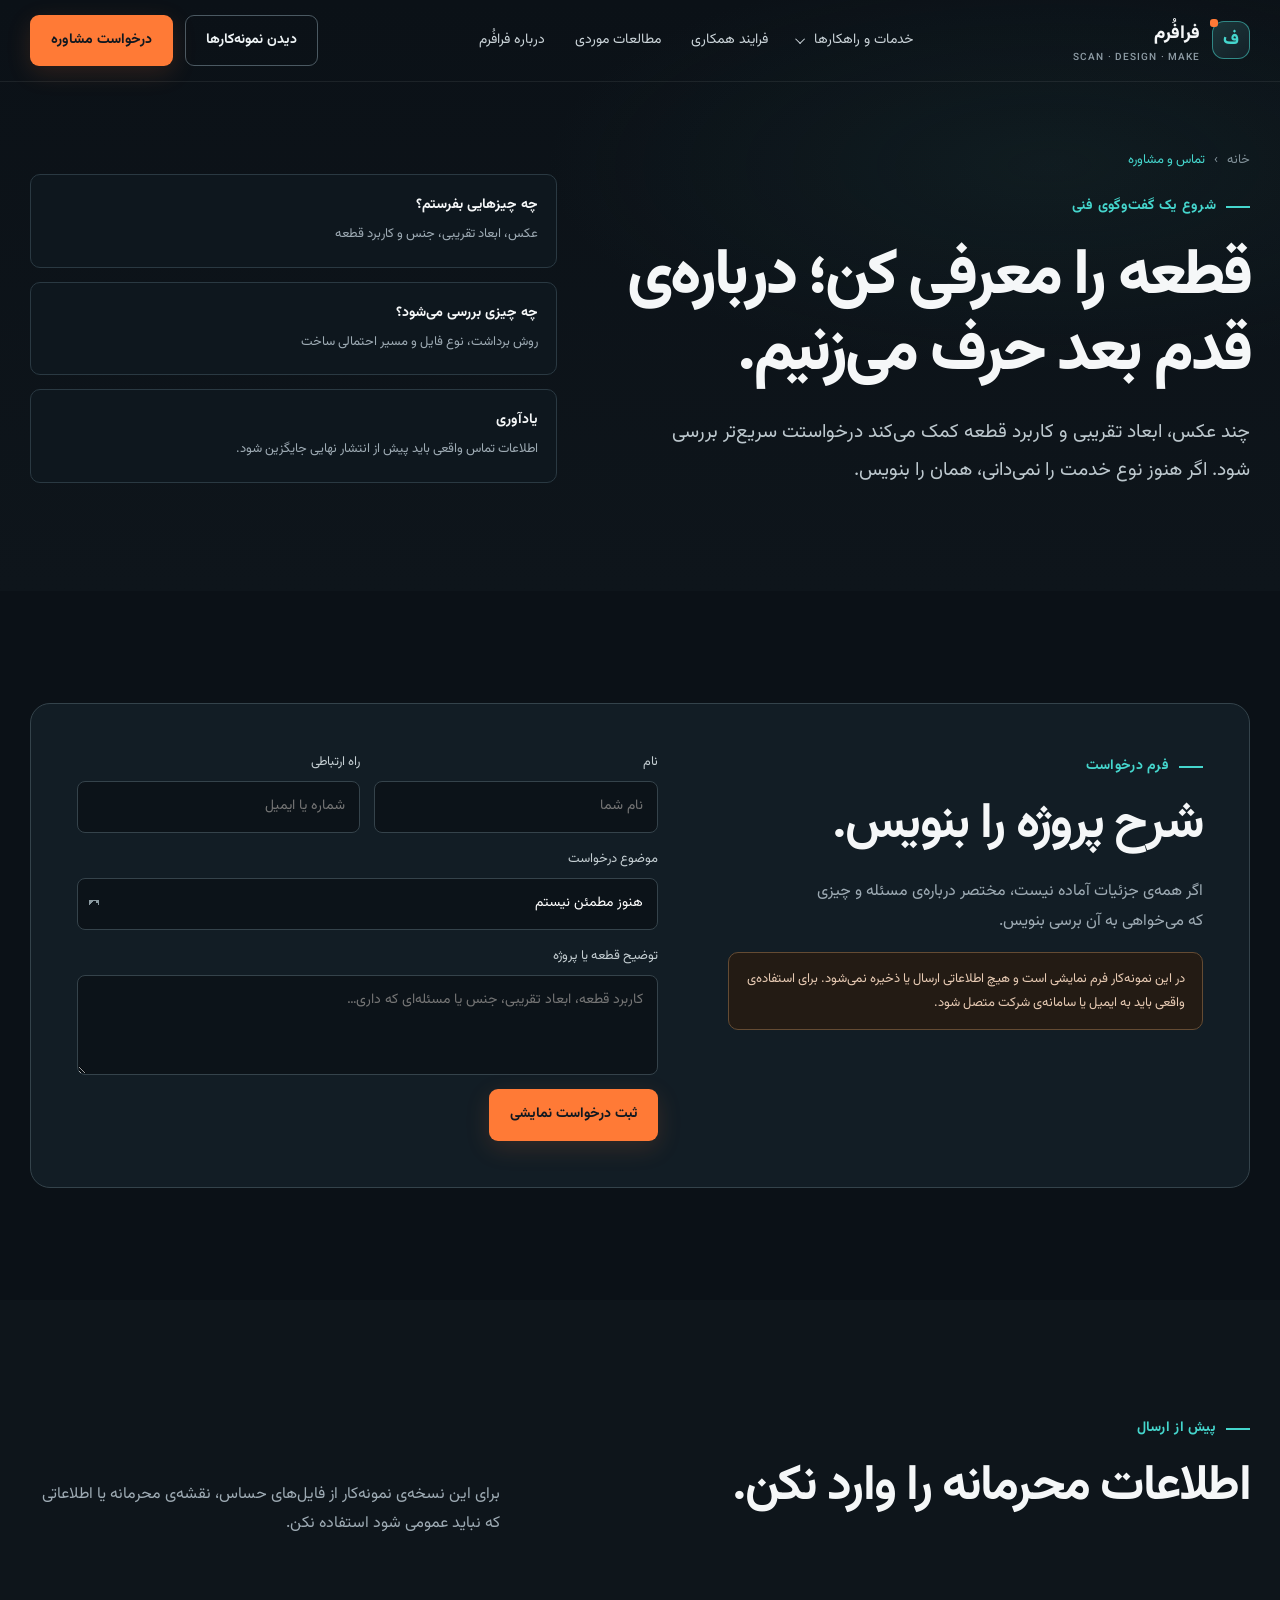
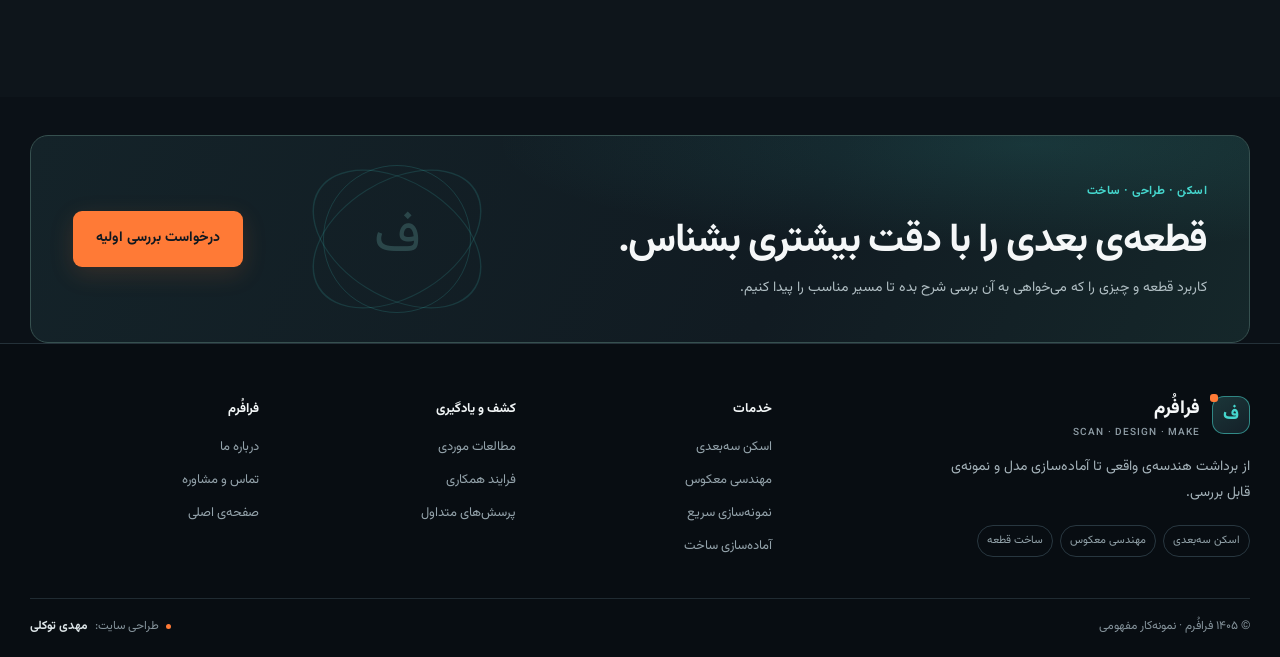
<file: contact.html>
<!doctype html><html lang="fa" dir="rtl"><head><meta charset="utf-8"><meta name="viewport" content="width=device-width,initial-scale=1"><meta name="theme-color" content="#0b1117"><meta name="description" content="راه آغاز گفت‌وگو درباره‌ی اسکن سه‌بعدی، مهندسی معکوس، نمونه‌سازی و ساخت قطعه."><title>تماس و درخواست مشاوره | فرافُرم</title><link rel="preconnect" href="https://fonts.googleapis.com"><link rel="preconnect" href="https://fonts.gstatic.com" crossorigin><link href="https://fonts.googleapis.com/css2?family=Vazirmatn:wght@300;400;500;600;700;800;900&display=swap" rel="stylesheet"><link rel="stylesheet" href="assets/site.css"><link rel="stylesheet" href="assets/pages.css"><script src="assets/site.js" defer></script><link rel="icon" href="assets/favicon.svg" type="image/svg+xml"></head><body><header class="topbar"><div class="wrap nav"><a class="brand" href="index.html" aria-label="فرافُرم، صفحه اصلی"><span class="brand-mark">ف</span><span>فرافُرم<small>SCAN · DESIGN · MAKE</small></span></a><button class="menu-toggle" aria-label="باز کردن منو" aria-expanded="false">☰</button><nav class="nav-links" aria-label="منوی اصلی"><div class="mega-wrap"><button class="mega-trigger" type="button" aria-expanded="false" aria-controls="mega-panel"><span>خدمات و راهکارها</span><span class="mega-chevron" aria-hidden="true"></span></button><div class="mega-panel" id="mega-panel"><div class="mega-panel-inner"><div class="mega-main"><div class="mega-heading"><span class="eyebrow">خدمات فرافُرم</span><a class="mega-all" href="services.html">همه‌ی خدمات</a></div><div class="mega-services"><a class="mega-item" href="services.html#scan"><span class="mega-icon">⌗</span><span><b>اسکن سه‌بعدی</b><small>ثبت دقیق هندسه‌ی قطعه</small></span></a><a class="mega-item" href="services.html#reverse"><span class="mega-icon">◈</span><span><b>مهندسی معکوس</b><small>از داده‌ی اسکن تا مدل CAD</small></span></a><a class="mega-item" href="services.html#prototype"><span class="mega-icon">⌬</span><span><b>نمونه‌سازی سریع</b><small>بررسی فرم و تناسب قطعه</small></span></a><a class="mega-item" href="services.html#manufacture"><span class="mega-icon">⚙</span><span><b>ساخت قطعه</b><small>آماده‌سازی مسیر تولید</small></span></a></div><div class="mega-bottom-links"><a href="process.html">مسیر همکاری</a><a href="projects.html">مطالعات موردی</a><a href="faq.html">پرسش‌های متداول</a></div></div><aside class="mega-feature"><span class="mega-feature-label">از قطعه تا خروجی</span><div class="mega-feature-mark">ف</div><h3>برای قطعه‌ات دنبال چه راهی هستی؟</h3><p>کاربرد، ابعاد و وضعیت قطعه را بگو تا مسیر مناسب را پیدا کنیم.</p><a class="btn btn-primary" href="contact.html">درخواست بررسی اولیه</a></aside></div></div></div><a href="process.html">فرایند همکاری</a><a href="projects.html">مطالعات موردی</a><a href="about.html">درباره فرافُرم</a></nav><div class="nav-actions"><a class="btn btn-ghost" href="projects.html">دیدن نمونه‌کارها</a><a class="btn btn-primary" href="contact.html">درخواست مشاوره</a></div></div></header><main>
<section class="page-hero"><div class="wrap page-hero-grid"><div><div class="page-crumb"><a href="index.html">خانه</a><span>›</span><span>تماس و مشاوره</span></div><span class="eyebrow">شروع یک گفت‌وگوی فنی</span><h1>قطعه را معرفی کن؛ درباره‌ی قدم بعد حرف می‌زنیم.</h1><p class="lead">چند عکس، ابعاد تقریبی و کاربرد قطعه کمک می‌کند درخواستت سریع‌تر بررسی شود. اگر هنوز نوع خدمت را نمی‌دانی، همان را بنویس.</p></div><div class="contact-info"><div class="contact-info-card"><b>چه چیزهایی بفرستم؟</b><span>عکس، ابعاد تقریبی، جنس و کاربرد قطعه</span></div><div class="contact-info-card"><b>چه چیزی بررسی می‌شود؟</b><span>روش برداشت، نوع فایل و مسیر احتمالی ساخت</span></div><div class="contact-info-card"><b>یادآوری</b><span>اطلاعات تماس واقعی باید پیش از انتشار نهایی جایگزین شود.</span></div></div></div></section>
<section class="section"><div class="wrap contact-box"><div class="contact-copy"><span class="eyebrow">فرم درخواست</span><h2>شرح پروژه را بنویس.</h2><p>اگر همه‌ی جزئیات آماده نیست، مختصر درباره‌ی مسئله و چیزی که می‌خواهی به آن برسی بنویس.</p><div class="notice">در این نمونه‌کار فرم نمایشی است و هیچ اطلاعاتی ارسال یا ذخیره نمی‌شود. برای استفاده‌ی واقعی باید به ایمیل یا سامانه‌ی شرکت متصل شود.</div></div><form class="contact-form demo-form"><div class="field"><label for="n">نام</label><input id="n" name="name" placeholder="نام شما" autocomplete="name" required></div><div class="field"><label for="c">راه ارتباطی</label><input id="c" name="contact" placeholder="شماره یا ایمیل" required></div><div class="field full"><label for="s">موضوع درخواست</label><select id="s" name="service"><option>هنوز مطمئن نیستم</option><option>اسکن سه‌بعدی</option><option>مهندسی معکوس و مدل CAD</option><option>نمونه‌سازی یا ساخت قطعه</option><option>کنترل هندسی</option></select></div><div class="field full"><label for="d">توضیح قطعه یا پروژه</label><textarea id="d" name="description" placeholder="کاربرد قطعه، ابعاد تقریبی، جنس یا مسئله‌ای که داری…"></textarea></div><div class="form-submit"><button class="btn btn-primary" type="submit">ثبت درخواست نمایشی</button><span class="form-message" role="status">درخواست نمونه ثبت شد؛ اطلاعاتی ارسال نشده است.</span></div></form></div></section>
<section class="section services"><div class="wrap"><div class="section-head"><div><span class="eyebrow">پیش از ارسال</span><h2>اطلاعات محرمانه را وارد نکن.</h2></div><p>برای این نسخه‌ی نمونه‌کار از فایل‌های حساس، نقشه‌ی محرمانه یا اطلاعاتی که نباید عمومی شود استفاده نکن.</p></div></div></section></main><section class="footer-invite"><div class="wrap"><div class="footer-invite-card"><div class="footer-invite-copy"><span class="footer-kicker">اسکن · طراحی · ساخت</span><h2>قطعه‌ی بعدی را با دقت بیشتری بشناس.</h2><p>کاربرد قطعه و چیزی را که می‌خواهی به آن برسی شرح بده تا مسیر مناسب را پیدا کنیم.</p></div><a class="btn btn-primary" href="contact.html">درخواست بررسی اولیه</a><div class="footer-orbit" aria-hidden="true"><span>ف</span></div></div></div></section><footer class="footer"><div class="wrap"><div class="footer-main"><div class="footer-brand"><a class="brand" href="index.html" aria-label="فرافُرم، صفحه اصلی"><span class="brand-mark">ف</span><span>فرافُرم<small>SCAN · DESIGN · MAKE</small></span></a><p>از برداشت هندسه‌ی واقعی تا آماده‌سازی مدل و نمونه‌ی قابل بررسی.</p><div class="footer-tags"><span>اسکن سه‌بعدی</span><span>مهندسی معکوس</span><span>ساخت قطعه</span></div></div><div class="footer-directory"><div class="footer-col"><b>خدمات</b><a href="services.html#scan">اسکن سه‌بعدی</a><a href="services.html#reverse">مهندسی معکوس</a><a href="services.html#prototype">نمونه‌سازی سریع</a><a href="services.html#manufacture">آماده‌سازی ساخت</a></div><div class="footer-col"><b>کشف و یادگیری</b><a href="projects.html">مطالعات موردی</a><a href="process.html">فرایند همکاری</a><a href="faq.html">پرسش‌های متداول</a></div><div class="footer-col"><b>فرافُرم</b><a href="about.html">درباره ما</a><a href="contact.html">تماس و مشاوره</a><a href="index.html">صفحه‌ی اصلی</a></div></div></div><div class="footer-bottom"><span>© ۱۴۰۵ فرافُرم · نمونه‌کار مفهومی</span><span class="footer-credit">طراحی سایت: <a href="index.html">مهدی توکلی</a></span></div></div></footer></body></html>
</file>
<file: assets/site.css>
:root{--bg:#0b1117;--panel:#111a22;--panel2:#151f28;--line:#26333d;--text:#f5f7f8;--muted:#9eabb4;--orange:#ff7a36;--cyan:#45d6cd;--max:1220px}*{box-sizing:border-box}html{scroll-behavior:smooth;scroll-padding-top:90px}body{margin:0;background:var(--bg);color:var(--text);font-family:Vazirmatn,Arial,sans-serif;font-size:16px;line-height:1.85}a{color:inherit;text-decoration:none}button,input,textarea,select{font:inherit}button{cursor:pointer}.wrap{width:min(var(--max),calc(100% - 44px));margin:auto}.eyebrow{display:inline-flex;align-items:center;gap:10px;color:var(--cyan);font-size:14px;font-weight:700;letter-spacing:.02em}.eyebrow:before{content:"";width:24px;height:2px;background:var(--cyan)}h1,h2,h3,p{margin-top:0}h1{font-size:clamp(2.7rem,6vw,5.25rem);line-height:1.18;letter-spacing:-.045em;margin:20px 0 22px;font-weight:800}h2{font-size:clamp(2rem,4vw,3.1rem);line-height:1.35;letter-spacing:-.035em;margin:12px 0 18px}h3{font-size:1.25rem;line-height:1.5;margin:0 0 10px}.lead{font-size:clamp(1.05rem,1.5vw,1.2rem);color:#bdc8ce;max-width:610px;line-height:2}.muted{color:var(--muted)}.topbar{height:82px;display:flex;align-items:center;border-bottom:1px solid rgba(255,255,255,.07);position:absolute;inset:0 0 auto;z-index:20}.nav{display:flex;align-items:center;justify-content:space-between;gap:28px}.brand{display:flex;align-items:center;gap:12px;font-weight:800;font-size:1.15rem}.brand-mark{width:38px;height:38px;border:1px solid rgba(69,214,205,.55);border-radius:12px;display:grid;place-items:center;color:var(--cyan);background:linear-gradient(145deg,#1b3639,#142028);font-size:18px;position:relative}.brand-mark:after{content:"";position:absolute;width:8px;height:8px;border-radius:3px;background:var(--orange);top:-3px;left:-3px}.brand small{display:block;font-size:10px;color:#8e9ca5;font-weight:500;letter-spacing:.09em;line-height:1.3}.nav-links{display:flex;align-items:center;gap:30px;color:#cad3d8;font-size:14px}.nav-links a:hover{color:var(--cyan)}.nav-actions{display:flex;align-items:center;gap:12px}.btn{display:inline-flex;align-items:center;justify-content:center;gap:10px;border:1px solid transparent;padding:12px 20px;border-radius:9px;font-weight:700;font-size:14px;transition:.2s ease}.btn-primary{background:var(--orange);color:#101820;box-shadow:0 7px 25px #ff7a3625}.btn-primary:hover{background:#ff965f;transform:translateY(-2px)}.btn-ghost{border-color:#4b5962;color:#eef3f5;background:transparent}.btn-ghost:hover{border-color:var(--cyan);color:var(--cyan)}.menu-toggle{display:none;border:1px solid var(--line);background:var(--panel);color:white;border-radius:9px;width:44px;height:44px;font-size:22px}.hero{min-height:770px;display:flex;align-items:center;padding:140px 0 90px;position:relative;overflow:hidden;background:radial-gradient(ellipse at 78% 34%,#1e414036 0,transparent 34%),radial-gradient(ellipse at 7% 80%,#ff7a3612 0,transparent 27%),#0b1117}.hero:before{content:"";position:absolute;inset:0;background-image:linear-gradient(rgba(255,255,255,.025) 1px,transparent 1px),linear-gradient(90deg,rgba(255,255,255,.025) 1px,transparent 1px);background-size:64px 64px;mask-image:linear-gradient(to bottom,black,transparent 95%);pointer-events:none}.hero-grid{display:grid;grid-template-columns:1fr 1fr;align-items:center;gap:60px;position:relative;z-index:1}.hero-copy{padding-top:14px}.hero h1 span{color:var(--cyan);display:block}.hero-actions{display:flex;align-items:center;gap:14px;margin-top:30px}.hero-proof{display:flex;align-items:center;gap:15px;margin-top:38px;color:#abb8bf;font-size:13px}.proof-line{height:1px;width:46px;background:#52616b}.hero-visual{position:relative;min-height:480px}.hero-image{position:absolute;inset:20px 0 30px 28px;border-radius:22px;overflow:hidden;border:1px solid #58707870;background:#1a2730}.hero-image img{width:100%;height:100%;object-fit:cover;filter:saturate(.78);opacity:.78}.hero-image:after{content:"";position:absolute;inset:0;background:linear-gradient(0deg,#0b1117d9,transparent 60%),linear-gradient(90deg,#0b111744,transparent)}.scan-frame{position:absolute;top:66px;right:35px;width:166px;height:166px;border:1px solid #45d6cd83;box-shadow:0 0 50px #45d6cd19,inset 0 0 44px #45d6cd10;border-radius:18px;display:grid;place-items:center;color:#a5fff5;font-size:42px}.scan-frame:before,.scan-frame:after{content:"";position:absolute;background:var(--cyan);opacity:.75}.scan-frame:before{height:1px;width:130%;top:50%;right:-15%}.scan-frame:after{width:1px;height:130%;right:50%;top:-15%}.floating-card{position:absolute;bottom:0;left:0;padding:18px 21px;background:#121b22ee;border:1px solid #344650;border-radius:14px;backdrop-filter:blur(12px);width:230px}.floating-card b{display:block;font-size:14px}.floating-card small{color:var(--muted);font-size:12px}.floating-tag{position:absolute;right:0;bottom:83px;padding:9px 14px;border:1px solid #35434b;background:#101920e8;border-radius:8px;color:#dbe4e7;font-size:12px}.floating-tag i{display:inline-block;width:7px;height:7px;background:var(--orange);border-radius:50%;margin-left:8px}.section{padding:112px 0}.section-head{display:flex;align-items:end;justify-content:space-between;gap:36px;margin-bottom:46px}.section-head p{max-width:470px;color:var(--muted);margin:0}.services{background:#0e151b}.service-grid{display:grid;grid-template-columns:repeat(4,1fr);gap:14px}.service-card{background:var(--panel);border:1px solid var(--line);padding:28px 24px 26px;border-radius:14px;min-height:268px;transition:.25s}.service-card:hover{transform:translateY(-5px);border-color:#45d6cd6b;background:#142129}.icon{width:48px;height:48px;border:1px solid #385258;background:#14292b;color:var(--cyan);border-radius:12px;display:grid;place-items:center;margin-bottom:24px;font-size:22px}.service-card p{font-size:14px;color:var(--muted);margin:0}.text-link{display:inline-flex;align-items:center;gap:8px;color:var(--cyan);font-weight:700;font-size:14px;margin-top:20px}.text-link:hover{color:white}.workflow{display:grid;grid-template-columns:.8fr 1.2fr;gap:90px;align-items:start}.workflow-intro{position:sticky;top:120px}.workflow-intro p{color:var(--muted);max-width:380px}.steps{border-top:1px solid var(--line)}.step{display:grid;grid-template-columns:60px 1fr;gap:22px;padding:26px 0;border-bottom:1px solid var(--line)}.step-no{font-weight:800;color:var(--orange);font-size:14px;padding-top:2px}.step p{color:var(--muted);font-size:14px;margin:0;max-width:620px}.portfolio{background:#101820}.project-grid{display:grid;grid-template-columns:1.15fr .85fr;gap:18px}.project-card{position:relative;min-height:360px;border:1px solid #35424a;border-radius:16px;overflow:hidden;background:#17232b}.project-card:first-child{grid-row:span 2;min-height:738px}.project-card img{width:100%;height:100%;position:absolute;inset:0;object-fit:cover;opacity:.73;transition:transform .7s,opacity .4s;filter:saturate(.72)}.project-card:hover img{transform:scale(1.04);opacity:.87}.project-card:after{content:"";position:absolute;inset:0;background:linear-gradient(0deg,#090f14 0%,#090f147e 40%,transparent 100%)}.project-info{position:absolute;z-index:1;bottom:0;right:0;left:0;padding:28px}.project-type{font-size:12px;color:var(--cyan);font-weight:700;display:flex;align-items:center;gap:8px}.project-type:before{content:"";width:18px;height:1px;background:var(--cyan)}.project-info h3{font-size:1.45rem;margin:9px 0 5px}.project-info p{font-size:13px;color:#c2cbd0;margin:0;max-width:520px}.demo-label{position:absolute;z-index:2;top:18px;right:18px;border:1px solid #ffffff42;background:#101820c9;border-radius:6px;padding:5px 10px;font-size:11px;color:#e9eff1;backdrop-filter:blur(7px)}.project-grid .project-card:not(:first-child){min-height:360px}.capabilities{display:grid;grid-template-columns:1fr 1fr;gap:72px;align-items:center}.cap-image{height:480px;border-radius:18px;overflow:hidden;border:1px solid var(--line);position:relative}.cap-image img{width:100%;height:100%;object-fit:cover;filter:saturate(.7)}.cap-image:after{content:"";position:absolute;inset:0;background:linear-gradient(0deg,#0b111766,transparent)}.cap-copy p{color:var(--muted);max-width:520px}.check-list{list-style:none;padding:0;margin:28px 0 0;display:grid;grid-template-columns:1fr 1fr;gap:14px 22px}.check-list li{display:flex;align-items:center;gap:10px;font-size:14px;color:#d7e0e4}.check{width:21px;height:21px;border:1px solid #387a79;border-radius:50%;display:grid;place-items:center;color:var(--cyan);font-size:12px;flex:none}.faq{background:#0e151b}.faq-grid{display:grid;grid-template-columns:.8fr 1.2fr;gap:76px}.faq-intro p{color:var(--muted)}.faq-list{border-top:1px solid var(--line)}.faq-item{border-bottom:1px solid var(--line)}.faq-question{width:100%;background:none;border:0;color:#f2f5f6;text-align:right;padding:21px 0;display:flex;justify-content:space-between;gap:20px;font-weight:600;font-size:16px}.faq-question span:last-child{color:var(--cyan);font-size:22px;line-height:1}.faq-answer{display:none;color:var(--muted);font-size:14px;padding:0 0 20px;max-width:660px}.faq-item.open .faq-answer{display:block}.contact{padding:95px 0 105px;background:radial-gradient(ellipse at 78% 0%,#2e514025,transparent 45%),#101820}.contact-box{display:grid;grid-template-columns:.9fr 1.1fr;gap:70px;padding:46px;background:#121d25;border:1px solid #34434b;border-radius:20px}.contact-copy p{color:var(--muted);max-width:400px}.contact-note{font-size:12px;color:#7f8c94;border-top:1px solid #2a3840;margin-top:26px;padding-top:18px}.contact-form{display:grid;grid-template-columns:1fr 1fr;gap:14px}.field{display:flex;flex-direction:column;gap:7px}.field.full{grid-column:1/-1}.field label{font-size:13px;color:#c5cfd3}.field input,.field textarea,.field select{width:100%;background:#0c1319;border:1px solid #35434b;border-radius:8px;color:white;padding:12px 14px;outline:none;font-size:14px}.field input:focus,.field textarea:focus,.field select:focus{border-color:var(--cyan)}.field textarea{min-height:100px;resize:vertical}.field select{appearance:none;background-image:linear-gradient(45deg,transparent 50%,#8b9aa1 50%),linear-gradient(135deg,#8b9aa1 50%,transparent 50%);background-position:16px 21px,11px 21px;background-size:5px 5px;background-repeat:no-repeat}.form-submit{grid-column:1/-1;display:flex;align-items:center;gap:14px}.form-message{font-size:13px;color:var(--cyan);display:none}.form-message.show{display:block}.footer{border-top:1px solid #27343c;background:#090e13;padding:45px 0 22px}.footer-top{display:flex;justify-content:space-between;gap:40px;padding-bottom:35px}.footer-brand p{font-size:13px;color:var(--muted);max-width:300px;margin:14px 0 0}.footer-links{display:flex;gap:60px}.footer-col b{display:block;font-size:13px;margin-bottom:10px}.footer-col a{display:block;color:#98a6ad;font-size:13px;margin-top:8px}.footer-col a:hover{color:var(--cyan)}.footer-bottom{border-top:1px solid #202b32;padding-top:17px;display:flex;justify-content:space-between;color:#7f8c94;font-size:12px}.footer-bottom a{color:#bdc7cc}.reveal{opacity:0;transform:translateY(20px);transition:opacity .65s,transform .65s}.reveal.visible{opacity:1;transform:none}.mobile-cta{display:none}
    @media(max-width:980px){.nav-links{gap:17px}.hero-grid{gap:34px}.service-grid{grid-template-columns:repeat(2,1fr)}.workflow{gap:44px}.contact-box{gap:36px;padding:34px}.capabilities{gap:40px}}
    @media(max-width:720px){.wrap{width:min(var(--max),calc(100% - 34px))}.topbar{height:70px}.nav{gap:12px}.brand{font-size:1rem}.brand-mark{width:35px;height:35px}.menu-toggle{display:block;margin-right:auto}.nav-links{display:none;position:absolute;top:69px;right:0;left:0;padding:12px 22px 22px;background:#0c1319;border-bottom:1px solid var(--line);flex-direction:column;align-items:stretch;gap:0}.nav-links.open{display:flex}.nav-links a{padding:10px 0;border-bottom:1px solid #1e2a31}.nav-actions{display:none}.hero{min-height:auto;padding:126px 0 66px}.hero-grid{grid-template-columns:1fr;gap:35px}.hero h1{font-size:clamp(2.6rem,12vw,4rem)}.hero-copy{padding:0}.hero-visual{min-height:350px}.hero-image{inset:10px 0 20px 17px}.scan-frame{width:125px;height:125px;top:40px;right:19px;font-size:32px}.floating-card{width:195px;padding:13px 15px}.floating-tag{bottom:76px}.hero-actions{flex-wrap:wrap}.hero-proof{margin-top:25px}.section{padding:76px 0}.section-head{display:block;margin-bottom:30px}.section-head p{margin-top:12px}.section-head .btn{margin-top:20px}.service-grid{grid-template-columns:1fr;gap:12px}.service-card{min-height:0;padding:22px}.icon{margin-bottom:15px}.workflow{grid-template-columns:1fr;gap:32px}.workflow-intro{position:static}.step{grid-template-columns:42px 1fr;gap:14px;padding:20px 0}.project-grid{grid-template-columns:1fr}.project-card:first-child{grid-row:auto;min-height:430px}.project-grid .project-card:not(:first-child){min-height:330px}.capabilities{grid-template-columns:1fr;gap:29px}.cap-image{height:310px;order:2}.check-list{grid-template-columns:1fr;gap:12px}.faq-grid{grid-template-columns:1fr;gap:25px}.contact{padding:65px 0}.contact-box{grid-template-columns:1fr;gap:28px;padding:24px 18px}.contact-form{grid-template-columns:1fr}.field.full,.form-submit{grid-column:auto}.footer-top{display:block}.footer-links{gap:42px;margin-top:30px}.footer-bottom{display:block;line-height:2}.footer-bottom span{display:block}.mobile-cta{display:flex;position:fixed;z-index:15;bottom:12px;right:14px;left:14px;padding:8px;background:#0b1117e8;border:1px solid #34424a;border-radius:12px;backdrop-filter:blur(14px);box-shadow:0 10px 30px #0008}.mobile-cta .btn{width:100%}body{padding-bottom:66px}}
    @media(prefers-reduced-motion:reduce){html{scroll-behavior:auto}*,*:before,*:after{transition:none!important;animation:none!important}.reveal{opacity:1;transform:none}}
</file>
<file: assets/pages.css>
.page-hero{padding:148px 0 82px;position:relative;overflow:hidden;background:radial-gradient(ellipse at 82% 28%,#1e414036 0,transparent 34%),linear-gradient(180deg,#0b1117,#0e151b)}.page-hero-grid{display:grid;grid-template-columns:1.1fr .9fr;gap:50px;align-items:center}.page-hero h1{font-size:clamp(2.7rem,5vw,4.45rem);max-width:720px}.page-hero-art{height:355px;border-radius:18px;border:1px solid #35434b;overflow:hidden;position:relative}.page-hero-art img{width:100%;height:100%;object-fit:cover;opacity:.78;filter:saturate(.7)}.page-hero-art:after{content:"";position:absolute;inset:0;background:linear-gradient(0deg,#0b1117b8,transparent 75%)}.page-hero-art-label{position:absolute;bottom:18px;right:20px;z-index:2;color:#eaf1f3;font-size:13px}.page-crumb{display:flex;gap:9px;align-items:center;color:#829199;font-size:13px;margin-bottom:18px}.page-crumb a:hover{color:var(--cyan)}.page-crumb span:last-child{color:var(--cyan)}.page-intro{max-width:700px}.page-intro p{font-size:1.1rem;color:#bdc8ce}.detail-grid{display:grid;grid-template-columns:repeat(2,1fr);gap:18px}.detail-card{background:var(--panel);border:1px solid var(--line);border-radius:14px;padding:30px;min-height:230px}.detail-card p{color:var(--muted);font-size:14px}.detail-card .icon{margin-bottom:18px}.outcome-panel{background:linear-gradient(125deg,#13282a,#121b22 58%);border:1px solid #31534f;border-radius:18px;padding:38px;display:grid;grid-template-columns:1fr 1fr;gap:35px;align-items:center}.outcome-panel p{color:#aebdc3;margin-bottom:0}.tag-list{display:flex;flex-wrap:wrap;gap:9px}.tag-list span{border:1px solid #385056;background:#0f1d21;padding:8px 13px;border-radius:30px;font-size:13px;color:#dbe8e9}.feature-table{width:100%;border-collapse:collapse;margin-top:28px;border:1px solid var(--line);border-radius:12px;overflow:hidden}.feature-table th,.feature-table td{text-align:right;padding:15px 18px;border-bottom:1px solid var(--line);vertical-align:top}.feature-table th{color:var(--cyan);font-size:13px;background:#111a22}.feature-table td{font-size:14px;color:#c2ccd1}.feature-table tr:last-child td{border-bottom:0}.step-detail{display:grid;grid-template-columns:76px 1fr;gap:20px;padding:28px 0;border-bottom:1px solid var(--line)}.step-detail:first-child{border-top:1px solid var(--line)}.step-detail-no{color:var(--orange);font-weight:800;font-size:14px}.step-detail p{color:var(--muted);margin:0;max-width:750px}.step-meta{display:flex;gap:10px;flex-wrap:wrap;margin-top:12px}.step-meta span{font-size:12px;color:#aab8be;border:1px solid #35434b;border-radius:30px;padding:5px 10px}.project-list{display:grid;grid-template-columns:repeat(2,1fr);gap:18px}.case-card{border:1px solid var(--line);border-radius:16px;overflow:hidden;background:var(--panel);transition:.25s}.case-card:hover{transform:translateY(-4px);border-color:#45d6cd75}.case-image{height:255px;position:relative;overflow:hidden}.case-image img{width:100%;height:100%;object-fit:cover;filter:saturate(.75);transition:transform .55s}.case-card:hover .case-image img{transform:scale(1.04)}.case-image:after{content:"";position:absolute;inset:0;background:linear-gradient(0deg,#101820a8,transparent 65%)}.case-label{position:absolute;z-index:1;top:15px;right:15px;background:#101820d9;border:1px solid #ffffff45;border-radius:6px;padding:5px 9px;font-size:11px}.case-body{padding:24px}.case-body p{font-size:14px;color:var(--muted);margin:0}.case-detail-layout{display:grid;grid-template-columns:.7fr 1.3fr;gap:60px;align-items:start}.case-aside{position:sticky;top:105px;background:var(--panel);border:1px solid var(--line);border-radius:14px;padding:23px}.case-aside b{display:block;margin-bottom:13px}.case-aside p{font-size:13px;color:var(--muted);margin:0}.case-copy p{color:#bac6cc}.case-copy h2{font-size:1.7rem;margin-top:30px}.about-values{display:grid;grid-template-columns:repeat(3,1fr);gap:14px}.about-value{padding:25px;background:var(--panel);border:1px solid var(--line);border-radius:12px}.about-value p{font-size:14px;color:var(--muted);margin:0}.quote-panel{padding:40px;border-right:3px solid var(--orange);background:#111a22;border-radius:0 12px 12px 0}.quote-panel p{font-size:1.25rem;color:#e1e9ec;margin:0;max-width:850px}.contact-info{display:grid;gap:14px}.contact-info-card{padding:18px;background:#0e171e;border:1px solid #2a3942;border-radius:10px}.contact-info-card b{display:block;font-size:14px}.contact-info-card span{color:var(--muted);font-size:13px}.page-cta{padding:30px;border-radius:14px;background:#111a22;border:1px solid var(--line);display:flex;justify-content:space-between;align-items:center;gap:28px}.page-cta p{color:var(--muted);margin:0}.page-cta h3{margin-bottom:5px}.notice{border:1px solid #644b33;background:#231b14;color:#e8cbb4;border-radius:10px;padding:14px 17px;font-size:13px}.active-page{color:var(--cyan)!important}
@media(max-width:760px){.page-hero{padding:118px 0 62px}.page-hero-grid{grid-template-columns:1fr;gap:28px}.page-hero-art{height:270px}.detail-grid,.project-list{grid-template-columns:1fr}.outcome-panel{grid-template-columns:1fr;padding:25px;gap:22px}.feature-table{display:block;overflow-x:auto;white-space:normal}.step-detail{grid-template-columns:56px 1fr;gap:12px;padding:22px 0}.case-detail-layout{grid-template-columns:1fr;gap:24px}.case-aside{position:static}.about-values{grid-template-columns:1fr}.quote-panel{padding:25px}.page-cta{display:block;padding:23px}.page-cta .btn{margin-top:18px;width:100%}}

/* Mega navigation: desktop panel and compact mobile accordion */
.nav{position:relative}.nav-links{overflow:visible}.mega-wrap{position:relative}.mega-trigger{border:0;background:transparent;color:#cad3d8;font:inherit;font-size:14px;display:inline-flex;align-items:center;gap:9px;padding:10px 0;white-space:nowrap}.mega-trigger:hover,.mega-wrap.is-open>.mega-trigger{color:var(--cyan)}.mega-chevron{width:7px;height:7px;border-left:1.5px solid currentColor;border-bottom:1.5px solid currentColor;transform:rotate(-45deg) translateY(-2px);transition:transform .2s}.mega-wrap.is-open .mega-chevron{transform:rotate(135deg) translate(-2px,-1px)}.mega-panel{display:none;position:absolute;z-index:40;top:calc(100% + 22px);right:-110px;width:min(900px,calc(100vw - 64px));padding-top:12px}.mega-wrap.is-open .mega-panel{display:block}.mega-panel-inner{display:grid;grid-template-columns:1.55fr .85fr;gap:18px;padding:18px;background:#101a21;border:1px solid #34434b;border-radius:17px;box-shadow:0 22px 60px #0009;backdrop-filter:blur(18px)}.mega-main{padding:8px 5px 4px}.mega-heading{display:flex;justify-content:space-between;align-items:center;padding:0 10px 14px;border-bottom:1px solid #29363e}.mega-heading .eyebrow{font-size:12px}.mega-all{color:var(--cyan);font-size:12px;font-weight:700}.mega-services{display:grid;grid-template-columns:1fr 1fr;gap:5px;padding:13px 0}.mega-item{display:flex;align-items:center;gap:12px;padding:12px 10px;border-radius:10px;transition:background .2s,color .2s}.mega-item:hover,.mega-item:focus-visible{background:#19272e;color:white;outline:none}.mega-icon{width:42px;height:42px;flex:none;display:grid;place-items:center;border:1px solid #385258;background:#14292b;color:var(--cyan);border-radius:11px;font-size:19px}.mega-item b,.mega-item small{display:block}.mega-item b{font-size:13px;color:#edf2f4}.mega-item small{font-size:11px;color:#96a5ad;margin-top:3px}.mega-bottom-links{display:flex;gap:22px;border-top:1px solid #29363e;padding:14px 10px 0}.mega-bottom-links a{font-size:12px;color:#aebbc1}.mega-bottom-links a:hover{color:var(--cyan)}.mega-feature{position:relative;overflow:hidden;min-height:265px;padding:22px;border-radius:12px;background:radial-gradient(circle at 14% 11%,#45d6cd29,transparent 39%),linear-gradient(145deg,#1a3135,#131f26 70%);border:1px solid #355056}.mega-feature-label{color:var(--cyan);font-size:11px;font-weight:700}.mega-feature-mark{position:absolute;left:21px;top:26px;width:58px;height:58px;display:grid;place-items:center;border:1px solid #5b827d;border-radius:16px;color:#9ff3e7;font-size:26px;transform:rotate(-9deg);box-shadow:0 0 35px #45d6cd22}.mega-feature h3{position:relative;max-width:225px;margin:28px 0 9px;font-size:19px}.mega-feature p{position:relative;color:#b3c2c6;font-size:12px;max-width:245px;margin-bottom:18px}.mega-feature .btn{position:relative;padding:10px 14px;font-size:12px}.mega-wrap.is-open .mega-trigger{color:var(--cyan)}
@media(max-width:720px){.nav-links{align-items:stretch;max-height:calc(100vh - 82px);overflow-y:auto}.mega-wrap{width:100%;border-bottom:1px solid #1e2a31}.mega-trigger{width:100%;justify-content:space-between;padding:13px 0;font-size:15px}.mega-chevron{margin-left:4px}.mega-panel{position:static;width:100%;padding:0 0 14px}.mega-panel-inner{display:block;padding:11px;background:#111a20;border-radius:12px;box-shadow:none;backdrop-filter:none}.mega-heading{padding:3px 6px 10px}.mega-services{grid-template-columns:1fr;gap:0;padding:6px 0}.mega-item{padding:10px 7px}.mega-icon{width:38px;height:38px}.mega-bottom-links{display:grid;grid-template-columns:1fr 1fr;gap:0;padding:6px 4px 0}.mega-bottom-links a{padding:9px 4px}.mega-feature{min-height:0;padding:16px;margin-top:12px}.mega-feature-mark{width:43px;height:43px;top:15px;left:15px;border-radius:12px;font-size:20px}.mega-feature h3{max-width:230px;margin:17px 0 6px;font-size:16px}.mega-feature p{margin-bottom:12px}.mega-feature .btn{width:100%}.nav-links.open{padding-bottom:18px}}
@media(min-width:721px){.mega-wrap:hover .mega-trigger{color:var(--cyan)}.mega-panel{right:50%;transform:translateX(50%)}}
/* Branded footer with a separate compact layout on phones */
.footer-invite{padding:38px 0 0;background:#0b1117}.footer-invite-card{position:relative;overflow:hidden;min-height:208px;padding:35px 42px;border:1px solid #36504f;border-radius:18px;background:radial-gradient(ellipse at 82% 4%,#45d6cd20,transparent 38%),linear-gradient(115deg,#142329,#111b22 62%,#15272a);display:flex;align-items:center;justify-content:space-between;gap:36px}.footer-invite-copy{position:relative;z-index:1;max-width:640px}.footer-kicker{font-size:12px;color:var(--cyan);font-weight:700;letter-spacing:.04em}.footer-invite h2{font-size:clamp(1.65rem,3.2vw,2.5rem);margin:8px 0}.footer-invite p{color:#b0bec3;margin:0;max-width:580px;font-size:14px}.footer-invite-card>.btn{position:relative;z-index:2;flex:none;padding:14px 22px}.footer-orbit{position:absolute;left:24%;top:50%;transform:translateY(-50%);width:148px;height:148px;border:1px solid #45d6cd2b;border-radius:50%;display:grid;place-items:center;color:#8ce8dd33;font-size:54px}.footer-orbit:before,.footer-orbit:after{content:"";position:absolute;border:1px solid #45d6cd26;border-radius:50%;inset:15px;transform:rotate(32deg) scaleX(1.6)}.footer-orbit:after{transform:rotate(-32deg) scaleX(1.6)}.footer-orbit span{position:relative;z-index:1}.footer{padding:48px 0 20px;background:#080d12;border-top:1px solid #243139}.footer-main{display:grid;grid-template-columns:.82fr 1.5fr;gap:72px;padding-bottom:40px}.footer-brand p{max-width:300px;font-size:14px;color:#a4b2b9;margin:16px 0 18px}.footer-tags{display:flex;flex-wrap:wrap;gap:7px}.footer-tags span{font-size:11px;color:#93a3aa;border:1px solid #283740;border-radius:30px;padding:5px 9px}.footer-directory{display:grid;grid-template-columns:repeat(3,1fr);gap:28px}.footer-col{min-width:0}.footer-col b{display:block;font-size:13px;color:#f1f5f6;margin:5px 0 14px}.footer-col a{display:block;color:#94a3ab;font-size:13px;margin-top:9px;transition:color .2s}.footer-col a:hover{color:var(--cyan)}.footer-bottom{border-top:1px solid #202b32;padding-top:16px;display:flex;align-items:center;justify-content:space-between;color:#84929a;font-size:12px}.footer-credit{display:inline-flex;align-items:center;gap:7px}.footer-credit:before{content:"";width:5px;height:5px;border-radius:50%;background:var(--orange)}.footer-credit a{color:#dce4e7;font-weight:700}.footer-credit a:hover{color:var(--cyan)}
@media(max-width:760px){.footer-invite{padding:28px 0 0}.footer-invite-card{display:block;min-height:0;padding:25px 20px 20px;border-radius:15px}.footer-invite-copy{max-width:none}.footer-kicker{font-size:11px}.footer-invite h2{font-size:1.55rem;line-height:1.45;max-width:310px;margin:8px 0}.footer-invite p{font-size:13px;line-height:1.9;padding-left:7px}.footer-invite-card>.btn{width:100%;margin-top:19px;min-height:48px}.footer-orbit{width:94px;height:94px;left:-20px;top:31px;transform:none;font-size:34px;opacity:.75}.footer-orbit:before,.footer-orbit:after{inset:10px}.footer{padding:31px 0 18px}.footer-main{display:flex;flex-direction:column;gap:25px;padding-bottom:26px}.footer-brand{text-align:center;display:flex;flex-direction:column;align-items:center}.footer-brand .brand{justify-content:center}.footer-brand p{max-width:290px;margin:12px auto 14px;font-size:13px}.footer-tags{justify-content:center}.footer-directory{display:grid;grid-template-columns:1fr 1fr;gap:10px}.footer-col{padding:16px 14px;border:1px solid #223039;border-radius:12px;background:#0d141a}.footer-col b{font-size:12px;margin:0 0 9px;color:var(--cyan)}.footer-col a{font-size:12px;margin-top:8px;line-height:1.7}.footer-bottom{display:flex;flex-direction:column;gap:8px;align-items:center;text-align:center;padding-top:15px;font-size:11px}.footer-credit{font-size:12px}.mobile-cta{display:none!important}}

/* Keep the hover path continuous between the trigger and its dropdown. */
@media(min-width:721px){.mega-panel{top:100%;padding-top:8px}}
</file>
